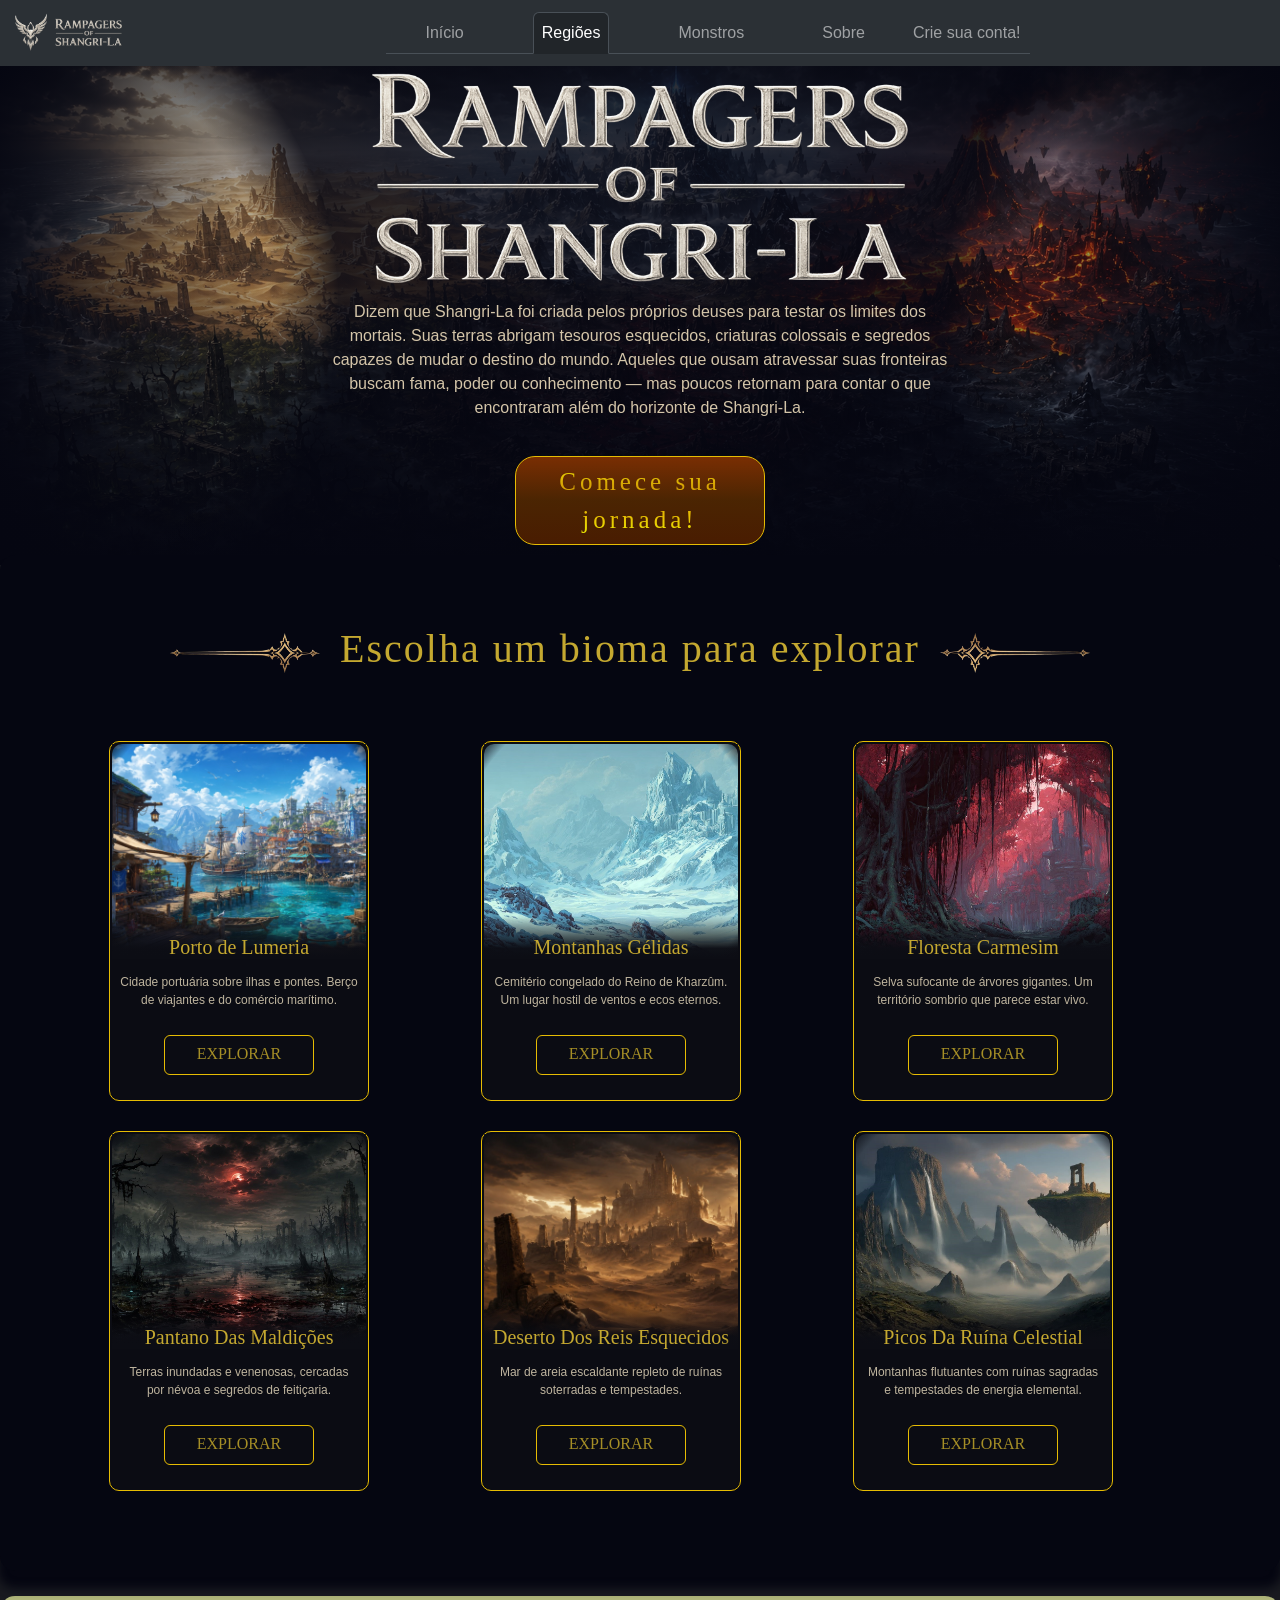
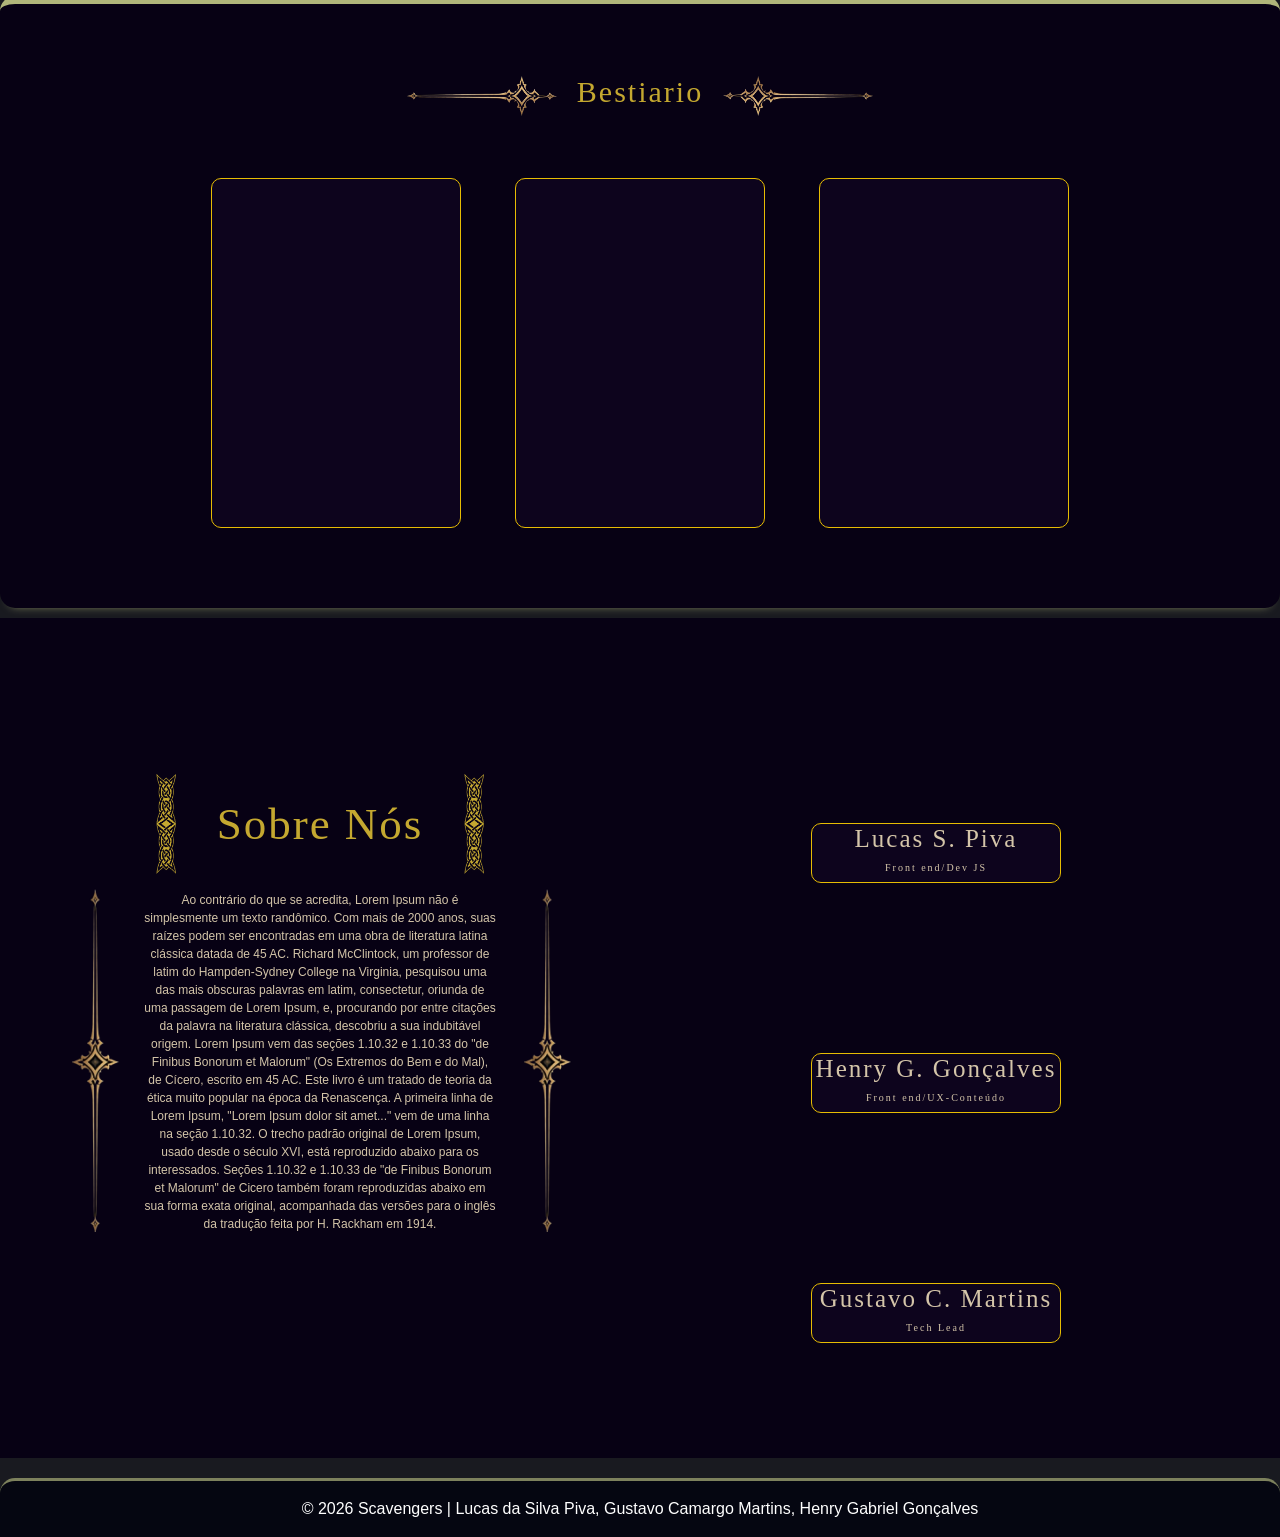
<file: PaginaInicial/index.html>
<!DOCTYPE html>
<html lang="pt-br">
<head>
    <meta charset="UTF-8">
    <meta name="viewport" content="width=device-width, initial-scale=1.0">
    <title>Rampagers of Shangri-la</title>

    <link rel="stylesheet" href="https://cdn.jsdelivr.net/npm/bootstrap@5.3.8/dist/css/bootstrap.min.css">
    <link rel="stylesheet" href="./style.css">
</head>
<body>
    <header>
        <nav class="navbar navbar-expand-lg bg-body-tertiary fixed-top" data-bs-theme="dark">
            <div class="container-fluid">
                <a class="navbar-brand" href="#"><img class="nav-logo" src="./Assets/img/Logo_RampegesOfShangri-la.png" alt="Rampeges Of Shangri-la"></a>
                <button class="navbar-toggler" type="button" data-bs-toggle="collapse" data-bs-target="#navbarNav" aria-controls="navbarNav" aria-expanded="false" aria-label="Toggle navigation">
                <span class="navbar-toggler-icon"></span>
                </button>
                <div class="collapse navbar-collapse justify-content-center" id="navbarNav">
                <ul class="navbar-nav nav-tabs">
                    <li class="nav-item m-nav-itens">
                    <a class="nav-link active" aria-current="page" href="#inicio">Início</a>
                    </li>
                    <li class="nav-item m-nav-itens">
                    <a class="nav-link" href="#regioes">Regiões</a>
                    </li>
                    <li class="nav-item m-nav-itens">
                    <a class="nav-link" href="#monstros">Monstros</a>
                    </li>
                    <li class="nav-item m-nav-itens">
                    <a class="nav-link" href="#sobre">Sobre</a>
                    </li>
                    <li>
                    <a class="nav-link" href="../PaginaCadastro/index.html">Crie sua conta!</a>
                    </li>
                </ul>
                </div>
            </div>
        </nav>        
    </header>

    <div class="espacamento"></div>
    
    <body>
        <section class="hero" id="inicio">

            <div class="justify-content-center d-flex">
                <div class="d-sombra-centro d-flex row">
                    <div class="sombra-left col-6"></div>
                    <div class="sombra-right col-6"></div>
                </div>
            </div>

            <div class="d-titulo-inicio">
                <img class="titulo-inicio" src="./Assets/img/Titulo_RampegesOfShangri-la.png" alt="Rampagers Of Shangri-La">
            </div>

            <div class="row">
                <div class="col-3"></div>
                <p class="descricao-inicio col-6">
                    Dizem que Shangri-La foi criada pelos próprios deuses para testar os limites dos mortais.
                    Suas terras abrigam tesouros esquecidos, criaturas colossais e segredos capazes de mudar o destino do mundo.
                    Aqueles que ousam atravessar suas fronteiras buscam fama, poder ou conhecimento
                    — mas poucos retornam para contar o que encontraram além do horizonte de Shangri-La. 
                </p>
                <div class="col-3"></div>
            </div>
            <div class="justify-content-center d-flex">
                <div class="d-btn-explorar justify-content-center d-flex">
                    <a class="btn btn-primary" id="btn-explorar" href="">Comece sua jornada!</a>
                </div>
            </div>
        </section>

        <section id="regioes">
            <div class="container">
                <div class="d-titulo-regioes">
                    <img class="left-titulo-regioes" src="./Assets/img/decoracao.png" alt="">
                    <h4 class="titulo-regioes">Escolha um bioma para explorar</h4>
                    <img class="right-titulo-regioes" src="./Assets/img/decoracao.png" alt="">
                </div>
                <div class="container-regioes d-flex justify-content-center flex-wrap">                    
                    
                    <div class="div-card row justify-content-center d-flex">
                        <!-- Porto Luméria -->
                        <div class="col-4">
                            <div class="card-regiao card d-flex">
                                <div class="card-img-porto-lumeria card-img d-flex">
                                    <h1 class="h1-card-regiao">Porto de Lumeria</h1>
                                </div>
                                <p class="descricao-regiao">
                                    Cidade portuária sobre ilhas e pontes. Berço de viajantes e do comércio marítimo.
                                </p> 
                                <a class="btn btn-regiao btn-regiao-texto" id="btn-regiao-porto-lumeria" href="../Biomas/PORTO/index.html">EXPLORAR</a>
                            </div>
                        </div>

                        <!-- Montanhas Gélidas -->
                        <div class="col-4"> 
                            <div class="card-regiao card d-flex">
                                <div class="card-img-montanhas-gelidas card-img d-flex">
                                    <h1 class="h1-card-regiao">Montanhas Gélidas</h1>
                                </div>
                                <p class="descricao-regiao">
                                    Cemitério congelado do Reino de Kharzûm. Um lugar hostil de ventos e ecos eternos.                                
                                </p>
                                <a class="btn btn-regiao btn-regiao-texto" id="btn-regiao-montanhas-gelidas" href="../Biomas/MONTANHAS-GELIDAS/index.html">EXPLORAR</a>
                            </div>
                        </div>

                        <!-- Floresta Carmesim -->
                        <div class="col-4">
                            <div class="card-regiao card d-flex">
                                <div class="card-img-floresta-carmesim card-img d-flex">
                                    <h1 class="h1-card-regiao">Floresta Carmesim</h1>
                                </div>
                                <p class="descricao-regiao">
                                    Selva sufocante de árvores gigantes. Um território sombrio que parece estar vivo.                                
                                </p>
                                <a class="btn btn-regiao btn-regiao-texto" id="btn-regiao-floresta-carmesim" href="../Biomas/FLORESTA-CARMESIM/index.html">EXPLORAR</a>
                            </div>
                        </div>
                    </div>
                    <div class="div-card row justify-content-center d-flex">

                        <!-- Pantano Das Maldições -->
                        <div class="col-4">
                            <div class="card-regiao card d-flex">
                                <div class="card-img-pantano-maldicoes card-img d-flex">
                                    <h1 class="h1-card-regiao">Pantano Das Maldições</h1>
                                </div>
                                <p class="descricao-regiao">
                                    Terras inundadas e venenosas, cercadas por névoa e segredos de feitiçaria.
                                </p>
                                <a class="btn btn-regiao btn-regiao-texto" id="btn-regiao-pantano-maldicoes" href="../Biomas/PANTANO/index.html">EXPLORAR</a>
                            </div>
                        </div>

                        <!-- Deserto Dos Reis Esquecidos -->
                        <div class="col-4">
                            <div class="card-regiao card d-flex">
                                <div class="card-img-deserto-reis-esquecidos card-img d-flex">
                                    <h1 class="h1-card-regiao">Deserto Dos Reis Esquecidos</h1>
                                </div>
                                <p class="descricao-regiao">
                                    Mar de areia escaldante repleto de ruínas soterradas e tempestades.
                                </p>
                                <a class="btn btn-regiao btn-regiao-texto" id="btn-regiao-deserto-reis-esquecidos" href="../Biomas/DESERTO/index.html">EXPLORAR</a>
                            </div>
                        </div>

                        <!-- Picos Da Ruína Celestial -->
                        <div class="col-4">
                            <div class="card-regiao card d-flex">
                                <div class="card-img-picos-ruina-celestial card-img d-flex">
                                    <h1 class="h1-card-regiao">Picos Da Ruína Celestial</h1>
                                </div>
                                <p class="descricao-regiao">
                                    Montanhas flutuantes com ruínas sagradas e tempestades de energia elemental.
                                </p>
                                <a class="btn btn-regiao btn-regiao-texto" id="btn-regiao-picos-ruina-celestial" href="../Biomas/PICO-CELESTIAL/index.html">EXPLORAR</a>
                            </div>
                        </div>
                    </div>
                </div>
            </div>
        </section>

        <section id="monstros">
            <div class="container">
                <div class="d-titulo-monstros">
                    <img class="left-titulo-monstros" src="./Assets/img/decoracao.png" alt="">
                    <h2 class="titulo-monstros">Bestiario</h2>
                    <img class="right-titulo-monstros" src="./Assets/img/decoracao.png" alt="">
                </div>
                <div class="container-monstros d-flex justify-content-center gap-5 flex-wrap">
                    <div class="row justify-content-center">
                        <div class="col-4">
                            <div class="card-monstro card">
                                
                            </div>
                        </div>
                        <div class="col-4">
                            <div class="card-monstro card">
                                
                            </div>
                        </div>
                        <div class="col-4">
                            <div class="card-monstro card">
                                
                            </div>
                        </div>
                    </div>
                </div>
            </div>
        </section>

        <section id="sobre">
            <div class="container-fluid px-4">
                
                <div class="row alinhamento">
                    <div class="col-xl-6 col-lg-12 d-flex justify-content-center align-items-center">
                        <div class="d-sobre">
                            <div class="d-titulo-sobre d-flex justify-content-center">
                                <img class="left-titulo-sobre" src="./Assets/img/entalhe.png" alt="">
                                <h2 class="titulo-sobre m-0">Sobre Nós</h2>
                                <img class="right-titulo-sobre" src="./Assets/img/entalhe.png" alt="">
                            </div>
                            <div class="d-descricao-sobre d-flex justify-content-center">
                                <img class="left-descricao-sobre" src="./Assets/img/divisor.png" alt="">
                                <p class="descricao-sobre">
                                    Ao contrário do que se acredita, Lorem Ipsum não é simplesmente um texto randômico.
                                    Com mais de 2000 anos, suas raízes podem ser encontradas em uma obra de literatura latina clássica datada de 45 AC.
                                    Richard McClintock, um professor de latim do Hampden-Sydney College na Virginia, 
                                    pesquisou uma das mais obscuras palavras em latim, consectetur, oriunda de uma passagem de Lorem Ipsum, e, 
                                    procurando por entre citações da palavra na literatura clássica, descobriu a sua indubitável origem. 
                                    Lorem Ipsum vem das seções 1.10.32 e 1.10.33 do "de Finibus Bonorum et Malorum" (Os Extremos do Bem e do Mal), 
                                    de Cícero, escrito em 45 AC. Este livro é um tratado de teoria da ética muito popular na época da Renascença.
                                    A primeira linha de Lorem Ipsum, "Lorem Ipsum dolor sit amet..." vem de uma linha na seção 1.10.32.
                                    O trecho padrão original de Lorem Ipsum, usado desde o século XVI, está reproduzido abaixo para os interessados. 
                                    Seções 1.10.32 e 1.10.33 de "de Finibus Bonorum et Malorum" de Cicero também foram reproduzidas abaixo em sua forma exata original, 
                                    acompanhada das versões para o inglês da tradução feita por H. Rackham em 1914.
                                </p>
                                <img class="right-descricao-sobre" src="./Assets/img/divisor.png" alt="">
                            </div>
                        </div>
                    </div>

                    <div class="col-xl-6 col-lg-12 d-flex justify-content-center align-items-center">
                        <div class="d-integrantes d-flex flex-wrap justify-content-center">
                            
                            <div class="lucas card-integrante">
                                <div class="card-nome card-lucas">
                                    <h3 class="nome-integrante nome-lucas">Lucas S. Piva</h3>
                                    <h5 class="integrante-funcao funcao-lucas">Front end/Dev JS</h5>
                                </div>
                            </div>
                            
                            <div class="henry card-integrante">
                                <div class="card-nome card-henry">
                                    <h3 class="nome-integrante nome-henry">Henry G. Gonçalves</h3>
                                    <h5 class="integrante-funcao funcao-henry">Front end/UX-Conteúdo</h5>
                                </div>
                            </div>

                            <div class="gustavo card-integrante">
                                <div class="card-nome card-gustvo">
                                    <h3 class="nome-integrante nome-gustavo">Gustavo C. Martins</h3>
                                    <h5 class="integrante-funcao funcao-gustavo">Tech Lead</h5>
                                </div>
                            </div>                         

                        </div>
                    </div>
                </div>
            </div>
        </section>
    </body>

    <footer class="text-white text-center py-3">
        <div class="mb-0">
            © 2026 Scavengers | Lucas da Silva Piva, Gustavo Camargo Martins, Henry Gabriel Gonçalves
        </div>
    </footer>

    <script src="./script.js"></script>
    <script src="https://cdn.jsdelivr.net/npm/bootstrap@5.3.8/dist/js/bootstrap.bundle.min.js"></script>
</body>
</html>
</file>
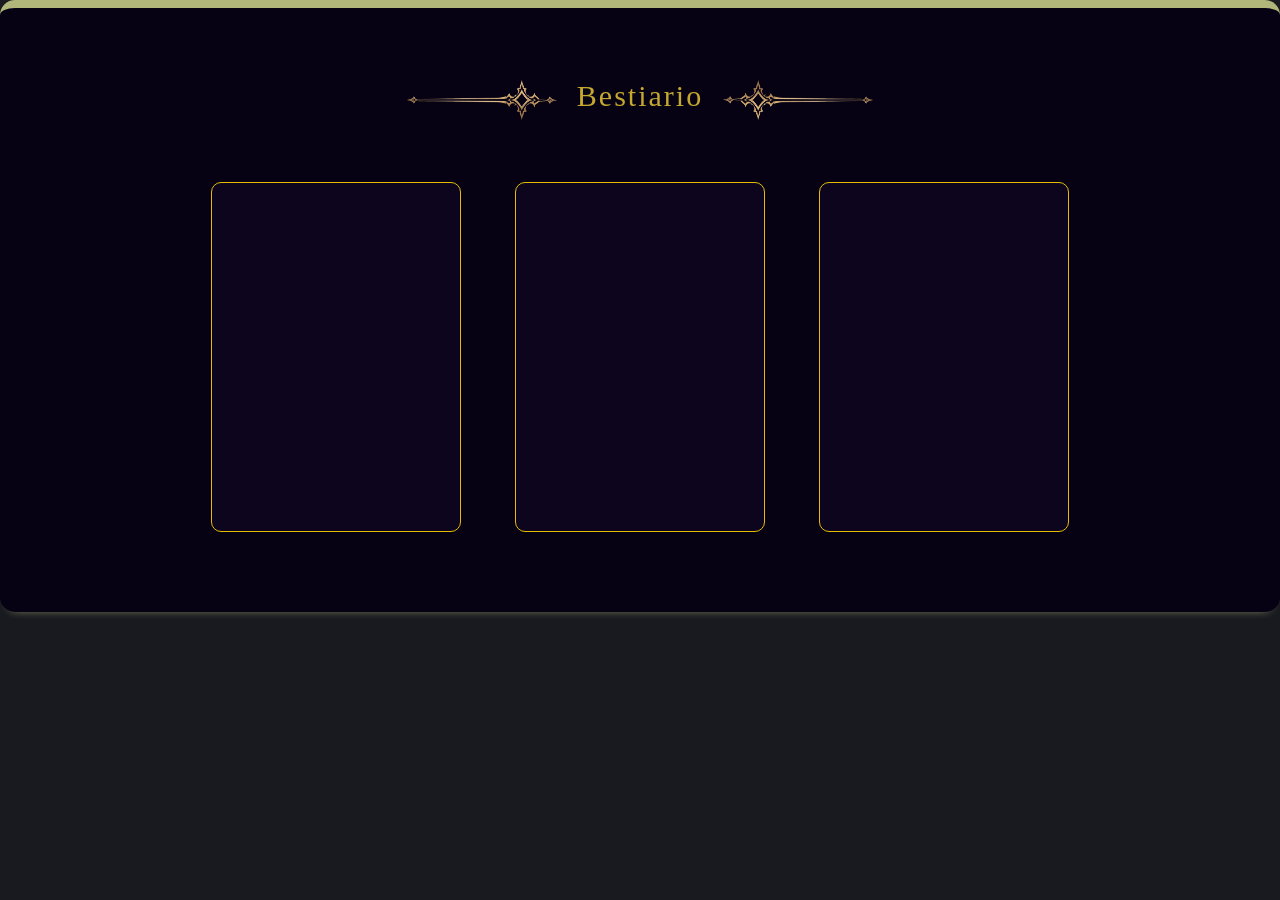
<file: Bestiario/bestiario.html>
<!DOCTYPE html>
<html lang="pt-br">
<head>
    <meta charset="UTF-8">
    <meta name="viewport" content="width=device-width, initial-scale=1.0">
    <title>bestiario</title>

    <link rel="stylesheet" href="https://cdn.jsdelivr.net/npm/bootstrap@5.3.8/dist/css/bootstrap.min.css">
    <link rel="stylesheet" href="../PaginaInicial/style.css">
    <link rel="stylesheet" href="./style.css">
</head>
<body>
    
    <!-- Pode por uma hero do jeito que preferir, com descrição inicial e tudo mais -->

    <!-- <section class="hero" id="inicio">
        <div class="row">
            <div class="col-3"></div>
            <p class="descricao-inicio col-6">
                descrição fodastica
            </p>
            <div class="col-3"></div>
        </div>
    </section> -->


    <section id="monstros">
        <div class="container">
            <div class="d-titulo-monstros">
                <img class="left-titulo-monstros" src="./assets/img/decoracao.png" alt="">
                <h2 class="titulo-monstros">Bestiario</h2>
                <img class="right-titulo-monstros" src="./assets/img/decoracao.png" alt="">
            </div>
            <div class="container-monstros d-flex justify-content-center gap-5 flex-wrap">

                <!-- --------------------| Shift + Alt + ⬇ |--------------------------- -->
                
                <div class="row justify-content-center">
                    <div class="col-4">
                        <div class="card-monstro card">
                            
                        </div>
                    </div>
                    <div class="col-4">
                        <div class="card-monstro card">
                            
                        </div>
                    </div>
                    <div class="col-4">
                        <div class="card-monstro card">
                            
                        </div>
                    </div>
                </div>

                <!-- ---------------------------------------------------------------------- -->

            </div>
        </div>
    </section>

    <script src="../PaginaInicial/script.js"></script>
    <script src="https://cdn.jsdelivr.net/npm/bootstrap@5.3.8/dist/js/bootstrap.bundle.min.js"></script>
</body>
</html>
</file>
<file: PaginaInicial/style.css>
:root{
    --cor-texto-primario    :   #D4C5A9;
    --cor-texto-secundario  :   #beb49e;
    --cor-principal-fundo   :   rgb(5, 6, 17);
    --cor-principal-texto-destaque    :   #c4a830;
    --cor-secundaria-texto-destaque   :   #a58e26;
    --cor-principal-borda   :   #e6bc03;
    --cor-secundaria-fundo  :   rgb(7, 1, 20);
    --cor-card-backgroud   :   rgb(13, 4, 29);

    --fonte-principal-texto-destaque  :     'Cinzel', serif;
    --fonte-principal-texto           :     'Segoe UI', Tahoma, Geneva, Verdana, sans-serif;

    --cor-borda-lucas       :   ;
    --cor-borda-henry       :   ;
    --cor-borda-gustavo     :   ;
}

* {
    margin: 0;
    padding: 0;
    box-sizing: border-box;
}

body{
    background-color: #0c0d14f1;
    color: var(--cor-texto-primario);
    font-family: var(--fonte-principal-texto);
    margin: 0;
    padding: 0;
}

.m-nav-itens{
    margin-left: 30px;
    margin-right: 30px;
}

.nav-logo{
    height: 40px;
    width: 120px;
    margin: 0;
}

#inicio{
    position: relative;
    z-index: 0;
    background-image: url('./Assets/img/backgroudPaginaInicial.png');
    background-size: cover;
    scroll-margin-top: 80px;
    justify-content: center;
    display: block;
}

#inicio::before {
  content: "";
  position: absolute;
  inset: 0;
  background: linear-gradient(to top, rgb(5, 6, 17), transparent 60%);
}

.hero::after {
  content: "";
  position: absolute;
  inset: 0;
  background: radial-gradient(circle, transparent 40%, rgb(5, 6, 17));
}

.d-sombra-centro{
    position: absolute;
    inset: 0;
    z-index: 1;
}

/* sombra da esquerda */
.sombra-left{
    position: absolute;
    
    left: 0%;

    width: 50%;
    height: 100%;

    background: radial-gradient(
    circle at left,
    transparent 40%,
    rgba(5, 6, 17, 0.828) 50%,
    rgba(5, 6, 17, 0.835) 10%
    );
}

/* sombra da direita */
.sombra-right{
    position: absolute;
    
    right: 0%;

    width: 50%;
    height: 100%;

    background: radial-gradient(
    circle at right,
    transparent 40%,
    rgba(5, 6, 17, 0.828) 50%,
    rgba(5, 6, 17, 0.835) 10%
    );
}

.d-titulo-inicio{
    position: relative;
    z-index: 1;
    justify-content: center;
    display: flex;
}

.titulo-inicio{
    position: relative;
    z-index: 2;
    height: 250px;
    width: 550px;
}

.descricao-inicio{
    position: relative;
    z-index: 2;
    text-align:center;
}

.espacamento{
    margin-bottom: 50px;
}



.d-btn-explorar{
    z-index: 1;
    position: relative;
    width: 250px;
    margin: 20px;
    background:linear-gradient(
    to bottom,
    #792e03,
    #502701ec, 
    #491c01  
  );
    border: var(--cor-principal-borda) 1.5px solid;

    border-radius: 20px;
}

#btn-explorar{
    width: 200px;
    font-size: 25px;
    border: none;
    font-family: var(--fonte-principal-texto-destaque);
    letter-spacing: 4px;
    background: linear-gradient(
    to bottom,
    #f7ff05,
    #dfac05ec, 
    #e6bc03,  
    #e9fa00  
  );
  -webkit-background-clip: text;
  -webkit-text-fill-color: transparent;
  background-clip: text;
}

.card{
    transition: 0.3s;
}

.card:hover{
    transform: scale(1.05);
}

.div-card{
    display: flex;
    justify-content: center; 
    flex-wrap: wrap;         
    width: 100%;
}

.card-img{
    width: 98.5%;
    margin: 2px;
    border-radius: 10px;
    border-bottom-left-radius: 0;
    border-bottom-right-radius: 0;
    height: 60%;
    position: relative;
}

#regioes{
    position: relative;
    z-index: 1;
    background-color: rgb(5, 6, 17);
    scroll-margin-top: 60px;
    padding-top: 30px;
    padding-bottom: 80px;
    margin-bottom: 25px;
    margin-top: -10px;
    border-radius: 15px;

    flex-direction: column;
    align-items: center;    
    justify-content: center;
    display: flex;

    box-shadow: 0 15px 10px 2px rgb(5, 6, 17);
}

.card-regiao {
    background-color: #0c0d14f1;
    width: 260px;
    height: 360px;
    color: var(--cor-texto-primario);

    display: flex;
    flex-direction: column;
    justify-content: flex-end;
    align-items: center; 

    margin-top: 30px;
    margin-right: 15px;
    margin-left: 15px;

    border-radius: 10px;
    border: 1px solid var(--cor-principal-borda);
}

.d-titulo-regioes{
    justify-content: center;
    align-items: center;
    display: flex;
    padding-top: 40px;
    padding-bottom: 30px;
}

.titulo-regioes{
    font-size: 40px;
    font-family: var(--fonte-principal-texto-destaque);
    letter-spacing: 2px;
    color: var(--cor-principal-texto-destaque);
}

.right-titulo-regioes,
.left-titulo-regioes{
    margin-top: 0px;
    height: 40px;
    width: 150px;
    margin-right: 20px;
}
.right-titulo-regioes{
    margin-top: 0px;
    margin-left: 20px;
    height: 40px;
    width: 150px;
    rotate: 180deg;
}

.h1-card-regiao{
    font-family: var(--fonte-principal-texto-destaque);
    font-size: 20px;
    color: var(--cor-principal-texto-destaque);
    position: absolute;
    bottom: 0;   
    text-align: justify;                
    margin: 0;
}

.descricao-regiao{
    color: var(--cor-texto-secundario);
    font-size: 12px;
    text-align: center;
    padding: 10px;
}

.btn-regiao{
    height: 40px;
    width: 150px;
    margin-bottom: 25px;
    border: 1px solid var(--cor-principal-borda);
}
.btn-regiao:hover {
    border: 1px solid var(--cor-principal-borda);     
    color: var(--cor-texto-primario);
    background-color: rgba(196, 168, 48, 0.1);
}
.btn-regiao-texto{
    font-family: var(--fonte-principal-texto-destaque);
    color : var(--cor-secundaria-texto-destaque);
}

/* Porto De Luméria */

.card-img-porto-lumeria{
    position: absolute;
    top: 0;
    left: 0;
    padding: 10px;
    background-image:url(./Assets/img/portoDeLumeria.jpeg);
    background-size: cover;
    justify-content: center;
}

.card-img-porto-lumeria::before {
  content: "";
  position: absolute;
  inset: 0;
  background: linear-gradient(to top, #0c0d14 1%, #0c0d14fa 5%, transparent 20%);
}

.card-img-porto-lumeria::after {
  content: "";
  position: absolute;
  inset: 0;
  background: radial-gradient(circle, transparent 90%, #0c0d14ce 100%, #0c0d14c2 30%);
}

/* Montanhas Gélidas */

.card-img-montanhas-gelidas{
    position: absolute;
    top: 0;
    left: 0;
    padding: 10px;
    background-image:url(./Assets/img/montanhasGelidas.jpeg);
    background-size: cover;
    justify-content: center;
}

.card-img-montanhas-gelidas::before {
  content: "";
  position: absolute;
  inset: 0;
  background: linear-gradient(to top, #0c0d14 1%, #0c0d14fa 5%, transparent 20%);
}

.card-img-montanhas-gelidas::after {
  content: "";
  position: absolute;
  inset: 0;
  background: radial-gradient(circle, transparent 90%, #0c0d14ce 100%, #0c0d14c2 30%);
}

/* Floresta Carmesim */

.card-img-floresta-carmesim{
    position: absolute;
    top: 0;
    left: 0;
    padding: 10px;
    background-image:url(./Assets/img/florestaCarmesim.jpeg);
    background-size: cover;
    justify-content: center;
}

.card-img-floresta-carmesim::before {
  content: "";
  position: absolute;
  inset: 0;
  background: linear-gradient(to top, #0c0d14 1%, #0c0d14fa 5%, transparent 20%);
}

.card-img-floresta-carmesim::after {
  content: "";
  position: absolute;
  inset: 0;
  background: radial-gradient(circle, transparent 90%, #0c0d14ce 100%, #0c0d14c2 30%);
}

/* Pantano Das Maldições */

.card-img-pantano-maldicoes{
    position: absolute;
    top: 0;
    left: 0;
    padding: 10px;
    background-image:url(./Assets/img/pantanoDasMaldicoes.jpeg);
    background-size: cover;
    justify-content: center;
}

.card-img-pantano-maldicoes::before {
  content: "";
  position: absolute;
  inset: 0;
  background: linear-gradient(to top, #0c0d14 1%, #0c0d14fa 5%, transparent 20%);
}

.card-img-pantano-maldicoes::after {
  content: "";
  position: absolute;
  inset: 0;
  background: radial-gradient(circle, transparent 90%, #0c0d14ce 100%, #0c0d14c2 30%);
}

/* Deserto Dos Reis Esquecidos */

.card-img-deserto-reis-esquecidos{
    position: absolute;
    top: 0;
    left: 0;
    padding: 10px;
    background-image:url(./Assets/img/desertoDosReisEsquecidos.jpeg);
    background-size: cover;
    justify-content: center;
}

.card-img-deserto-reis-esquecidos::before {
  content: "";
  position: absolute;
  inset: 0;
  background: linear-gradient(to top, #0c0d14 1%, #0c0d14fa 5%, transparent 20%);
}

.card-img-deserto-reis-esquecidos::after {
  content: "";
  position: absolute;
  inset: 0;
  background: radial-gradient(circle, transparent 90%, #0c0d14ce 100%, #0c0d14c2 30%);
}

/* Picos Da Ruína Celestial */

.card-img-picos-ruina-celestial{
    position: absolute;
    top: 0;
    left: 0;
    padding: 10px;
    background-image:url(./Assets/img/picosDaRuinaCelestial.jpeg);
    background-size: cover;
    justify-content: center;
}

.card-img-picos-ruina-celestial::before {
  content: "";
  position: absolute;
  inset: 0;
  background: linear-gradient(to top, #0c0d14 1%, #0c0d14fa 5%, transparent 20%);
}

.card-img-picos-ruina-celestial::after {
  content: "";
  position: absolute;
  inset: 0;
  background: radial-gradient(circle, transparent 90%, #0c0d14ce 100%, #0c0d14c2 30%);
}



#monstros{
    background-color: var(--cor-secundaria-fundo);
    scroll-margin-top: 80px;
    padding-top: 30px;
    padding-bottom: 80px;
    margin-bottom: 10px;
    border-top: 8px solid #dfe796c9;
    border-radius: 15px;

    justify-content: center;
    align-items: center;
    display: flex;

    box-shadow: 0 8px 10px -10px #dfe796a1;
}

.d-titulo-monstros{
    justify-content: center;
    align-items: center;
    display: flex;
    padding-top: 40px;
    padding-bottom: 30px;
}

.titulo-monstros{
    font-size: 30px;
    font-family: var(--fonte-principal-texto-destaque);
    letter-spacing: 2px;
    color: var(--cor-principal-texto-destaque);
   
}

.left-titulo-monstros{
    margin-top: 0px;
    height: 40px;
    width: 150px;
    margin-right: 20px;
}

.right-titulo-monstros{
    margin-top: 0px;
    margin-left: 20px;
    height: 40px;
    width: 150px;
    
    rotate: 180deg;
}

.card-monstro{
    background-color: var(--cor-card-backgroud);
    width: 250px;
    height: 350px;
    color: var(--cor-texto-primario);

    display: flex;
    justify-content: flex-end;

    margin-top: 30px;
    margin-right: 15px;
    margin-left: 15px;

    border-radius: 10px;
    border: 1px solid var(--cor-principal-borda);
}


#sobre{
    background-color: var(--cor-secundaria-fundo);
    scroll-margin-top: 80px;
    padding-top: 30px;
    padding-bottom: 80px;
    margin-bottom: 10px; 
    display: flex;
}

.alinhamento {
    justify-content: center;
    align-items: center; 
    width: 100%;
    min-height: 50vh; 
}

.d-sobre{
    margin: 10px;
    padding: 10px;
}

.d-titulo-sobre{
    padding-top: 20px;
    align-items: center;
}



.titulo-sobre{
    font-size: 45px;
    font-family: var(--fonte-principal-texto-destaque);
    letter-spacing: 2px;
    color: var(--cor-principal-texto-destaque);
    text-align: center;
}

.left-titulo-sobre,
.right-titulo-sobre {
    height: 20px;
    width: 100px;
    rotate: 90deg;
    margin: 0 -45px; 
    margin-left: 1px;
    margin-right: 1px;
}

.d-descricao-sobre{
    margin-top: 20px;
    align-items: center;
}
.descricao-sobre{
    margin-top: 20px;
    text-align: center;
    font-size: 12px;
}
.left-descricao-sobre,
.right-descricao-sobre {
    height: 100%;
    width: 60px;
    margin-left: 20px;
    margin-right: 20px;
}


.d-integrantes{
    margin: 10px;
    padding: 10px;

    justify-content: center;
    align-items: center;
    display: flex;
}

.card-integrante {
    width: 250px;
    height: 200px;
    color: var(--cor-texto-primario);
    
    display: flex;
    flex-direction: column;
    justify-content: flex-end;
    align-items: center; 

    margin: 15px; 
    flex-shrink: 0;
}

.lucas{
    background-image:url();

}
.gustavo{
    background-image:url();

}
.henry{
    background-image:url();

}

.card-nome{
    height: 30%;
    width: 100%;
    background-color: var(--cor-card-backgroud);
    border-radius: 10px;
    border: 1px solid var(--cor-principal-borda);

    display: flex;
    flex-direction: column;
    justify-content: flex-end;
    align-items: center; 
}

.nome-integrante{
    font-size: 25px;
    font-family: var(--fonte-principal-texto-destaque);
    letter-spacing: 2px;
}
.integrante-funcao{
    font-size: 10px;
    font-family: var(--fonte-principal-texto-destaque);
    letter-spacing: 2px;
}


footer{
    background-color: var(--cor-principal-fundo);
    padding-top: 15px;
    padding-bottom: 20px;
    margin-top: 20px;
    border-top: 3px solid #9ea371c9;
    border-top-left-radius: 15px;
    border-top-right-radius: 15px;
}
</file>
<file: Bestiario/style.css>
.d-titulo-monstros{
    justify-content: center;
    align-items: center;
    display: flex;
    padding-top: 40px;
    padding-bottom: 30px;
}

.titulo-monstros{
    font-size: 30px;
    font-family: 'Cinzel', serif;
    letter-spacing: 2px;
    color: #c4a830;
   
}

.left-titulo-monstros{
    margin-top: 0px;
    height: 40px;
    width: 150px;
    margin-right: 20px;
}

.right-titulo-monstros{
    margin-top: 0px;
    margin-left: 20px;
    height: 40px;
    width: 150px;
    
    rotate: 180deg;
}
</file>
